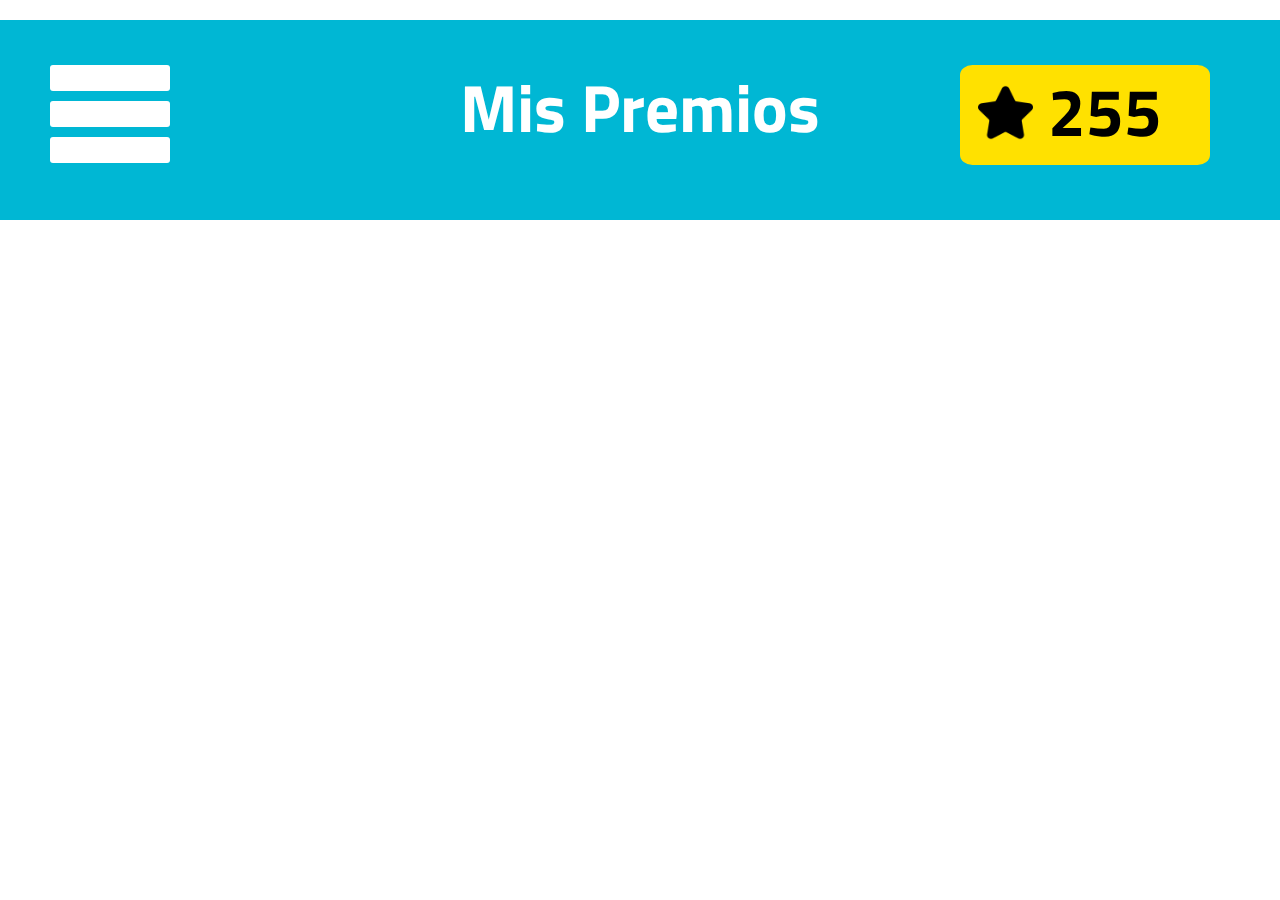
<file: Mis Premios/index.html>
<!DOCTYPE html>
<html lang="en">
<head>
    <meta charset="UTF-8">
    <meta name="viewport" content="width=device-width, initial-scale=1.0">
    <meta http-equiv="X-UA-Compatible" content="ie=edge">
    <link rel="stylesheet" href="main.css">
    <link rel="stylesheet" href="https://maxcdn.bootstrapcdn.com/bootstrap/3.3.7/css/bootstrap.min.css" integrity="sha384-BVYiiSIFeK1dGmJRAkycuHAHRg32OmUcww7on3RYdg4Va+PmSTsz/K68vbdEjh4u" crossorigin="anonymous">
    <link href="https://fonts.googleapis.com/css?family=Titillium+Web:200,200i,300,300i,400,400i,600,600i,700,700i,900" rel="stylesheet">
    <script type="text/javascript" src="../Mis Premios/bower.json"></script>
    <script type="text/javascript" src="../Mis Premios/main.js"></script>
    <script src="https://ajax.googleapis.com/ajax/libs/jquery/3.3.1/jquery.min.js"></script>
    <script src="https://maxcdn.bootstrapcdn.com/bootstrap/3.3.7/js/bootstrap.min.js"></script>
    <title>App Reciclaje</title>
</head>
<body>
    <div class="header" style="background-color: #00b7d4; height: 200px;">
    <h1 class="MisPremios">Mis Premios</h1>
    <div class="Puntos" style="height: 100px; width: 250px;">
        <img src="../Mis Premios/star.png" class="Star" style="height: 80px">
        <h1 class="NumPuntos">255</h1>
    </div>
    <nav role="navigation">
            <div id="menuToggle">
                    <input type="checkbox" />
                    <span></span>
                    <span></span>
                    <span></span>
                    <ul id="menu">
                            <a href="../Retos/index.html"><li>Retos</li></a>
                            <a href="../Mis Retos/index.html"><li> Mis Retos</li></a>
                            <a href="../Premios/index.html"><li>Premios</li></a>
                            <a href="../Mis Premios/index.html"><li>Mis Premios</li></a>
                            <a href="../Perfil/index.html"><li>Perfil</li></a>
                          </ul>
                        </div>
                      </nav>
    </div>

</body>
</html>
</file>
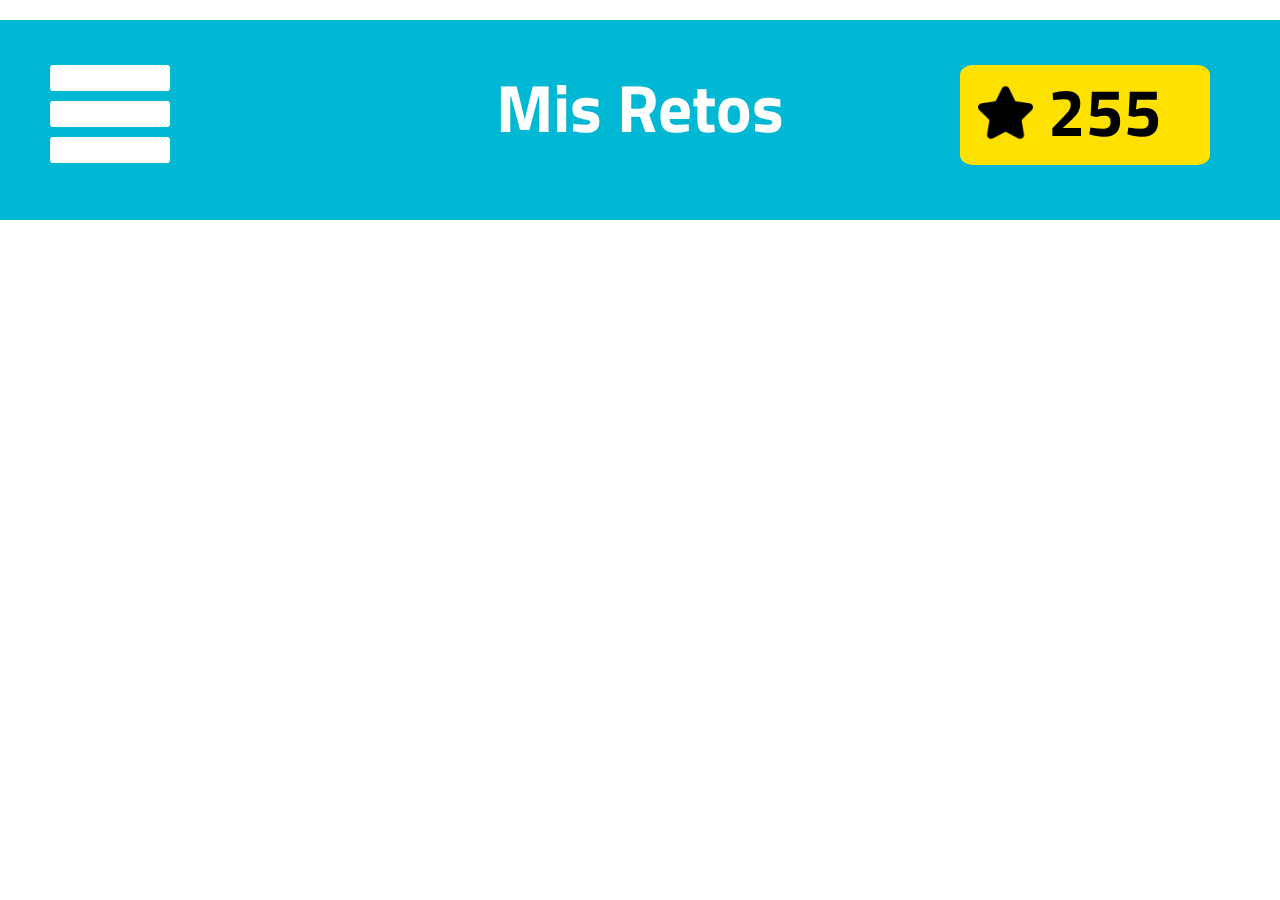
<file: Mis Retos/index.html>
<!DOCTYPE html>
<html lang="en">
<head>
    <meta charset="UTF-8">
    <meta name="viewport" content="width=device-width, initial-scale=1.0">
    <meta http-equiv="X-UA-Compatible" content="ie=edge">
    <link rel="stylesheet" href="main.css">
    <link rel="stylesheet" href="https://maxcdn.bootstrapcdn.com/bootstrap/3.3.7/css/bootstrap.min.css" integrity="sha384-BVYiiSIFeK1dGmJRAkycuHAHRg32OmUcww7on3RYdg4Va+PmSTsz/K68vbdEjh4u" crossorigin="anonymous">
    <link href="https://fonts.googleapis.com/css?family=Titillium+Web:200,200i,300,300i,400,400i,600,600i,700,700i,900" rel="stylesheet">
    <script type="text/javascript" src="../Mis Retos/bower.json"></script>
    <script type="text/javascript" src="../Mis Retos/main.js"></script>
    <script src="https://ajax.googleapis.com/ajax/libs/jquery/3.3.1/jquery.min.js"></script>
    <script src="https://maxcdn.bootstrapcdn.com/bootstrap/3.3.7/js/bootstrap.min.js"></script>
    <title>App Reciclaje</title>
</head>
<body>
    <div class="header" style="background-color: #00b7d4; height: 200px;">
    <h1 class="MisRetos">Mis Retos</h1>
    <div class="Puntos" style="height: 100px; width: 250px;">
        <img src="../Mis Retos/star.png" class="Star" style="height: 80px">
        <h1 class="NumPuntos">255</h1>
    </div>
    <nav role="navigation">
            <div id="menuToggle">
                    <input type="checkbox" />
                    <span></span>
                    <span></span>
                    <span></span>
                    <ul id="menu">
                            <a href="../Retos/index.html"><li>Retos</li></a>
                            <a href="../Mis Retos/index.html"><li> Mis Retos</li></a>
                            <a href="../Premios/index.html"><li>Premios</li></a>
                            <a href="../Mis Premios/index.html"><li>Mis Premios</li></a>
                            <a href="../Perfil/index.html"><li>Perfil</li></a>
                          </ul>
                        </div>
                      </nav>
    </div>

</body>
</html>
</file>
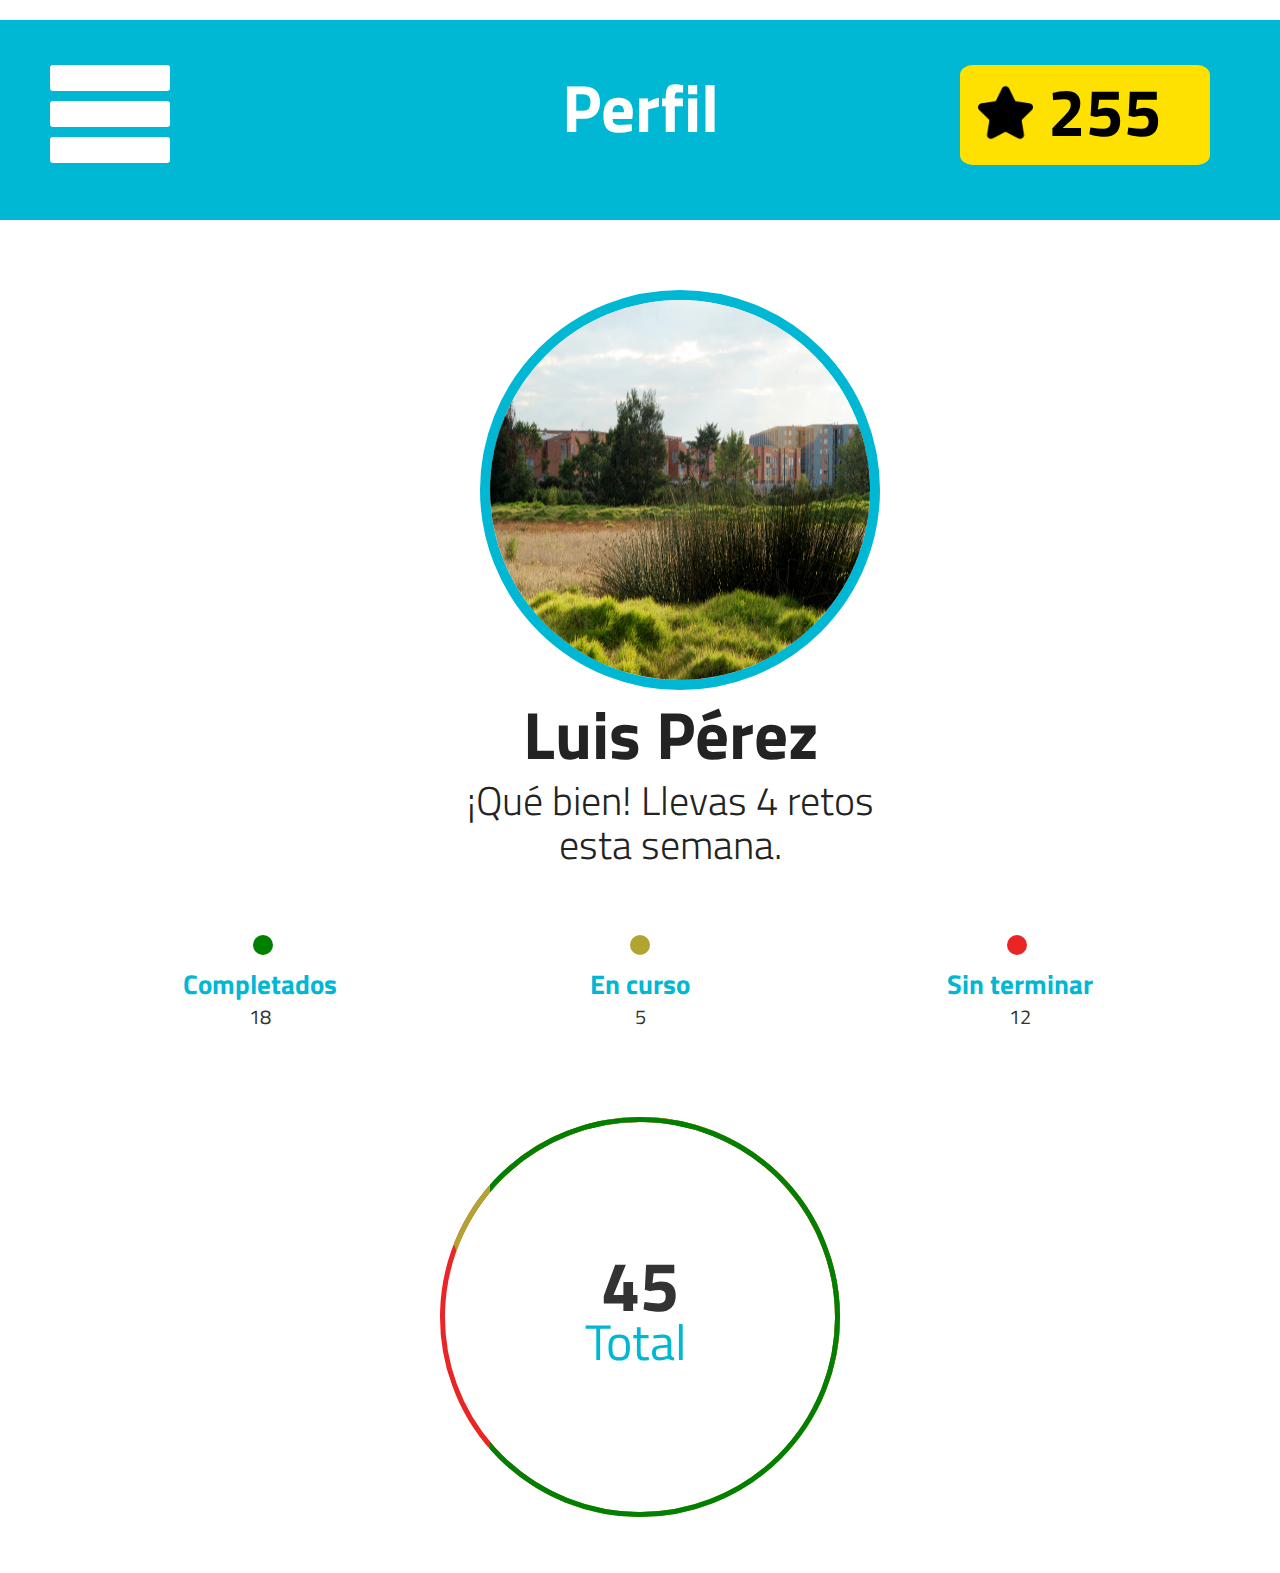
<file: Perfil/index.html>
<!DOCTYPE html>
<html lang="en">
<head>
    <meta charset="UTF-8">
    <meta name="viewport" content="width=device-width, initial-scale=1.0">
    <meta http-equiv="X-UA-Compatible" content="ie=edge">
    <link rel="stylesheet" href="main.css">
    <link rel="stylesheet" href="https://maxcdn.bootstrapcdn.com/bootstrap/3.3.7/css/bootstrap.min.css" integrity="sha384-BVYiiSIFeK1dGmJRAkycuHAHRg32OmUcww7on3RYdg4Va+PmSTsz/K68vbdEjh4u" crossorigin="anonymous">
    <link href="https://fonts.googleapis.com/css?family=Titillium+Web:200,200i,300,300i,400,400i,600,600i,700,700i,900" rel="stylesheet">
    <script type="text/javascript" src="../Perfil/bower.json"></script>
    <script type="text/javascript" src="../Perfil/main.js"></script>
    <script src="https://ajax.googleapis.com/ajax/libs/jquery/3.3.1/jquery.min.js"></script>
    <script src="https://maxcdn.bootstrapcdn.com/bootstrap/3.3.7/js/bootstrap.min.js"></script>
    <title>App Reciclaje</title>
</head>
<body>
    <div class="header" style="background-color: #00b7d4; height: 200px;">
    <h1 class="Perfil">Perfil</h1>
    <div class="Puntos" style="height: 100px; width: 250px;">
        <img src="../Perfil/star.png" class="Star" style="height: 80px">
        <h1 class="NumPuntos">255</h1>
    </div>
    <nav role="navigation">
            <div id="menuToggle">
                    <input type="checkbox" />
                    <span></span>
                    <span></span>
                    <span></span>
                    <ul id="menu">
                            <a href="../Retos/index.html"><li>Retos</li></a>
                            <a href="../Mis Retos/index.html"><li> Mis Retos</li></a>
                            <a href="../Premios/index.html"><li>Premios</li></a>
                            <a href="../Mis Premios/index.html"><li>Mis Premios</li></a>
                            <a href="../Perfil/index.html"><li>Perfil</li></a>
                          </ul>
                        </div>
                      </nav>
    </div>

    <div class="container">
        <div class="navbar">
          <i class="fa fa-bars" aria-hidden="true"></i>
          <i class="fa fa-pencil"></i>
        </div>
        <div class="header">
          <div class="profile-pic">
            <img src="../Perfil/Jaboque2G.jpg" alt="Profile">
          </div>
          <h3>Luis Pérez</h3>
          <h5>¡Qué bien! Llevas 4 retos <br> esta semana.</h5>
        </div>
        <div class="card-body">
          <div class="color-overlay">
            <div class="task-overview">
              <ul>
                <li>
                  <div class="bullet grean"></div>
                  <div class="task-desc">Completados</div>
                  <div class="task-no">18</div>
                </li>
                <li>
                  <div class="bullet orange"></div>
                  <div class="task-desc">En curso</div>
                  <div class="task-no">5</div>
                </li>
                <li>
                  <div class="bullet red"></div>
                  <div class="task-desc">Sin terminar</div>
                  <div class="task-no">12</div>
                </li>
              </ul>  
            </div>
      
            <div id="circle">
              <div class="segment"></div>
              <div class="segment"></div>
              <div class="segment"></div>
              <div class="task-num"><h4>45</h4></div>
              <div class="task-detail"><h5>Total</h5></div>
            </div>
          </div>
      
        </div>
      </div>
        
       
</div>
</body>
</html>
</file>
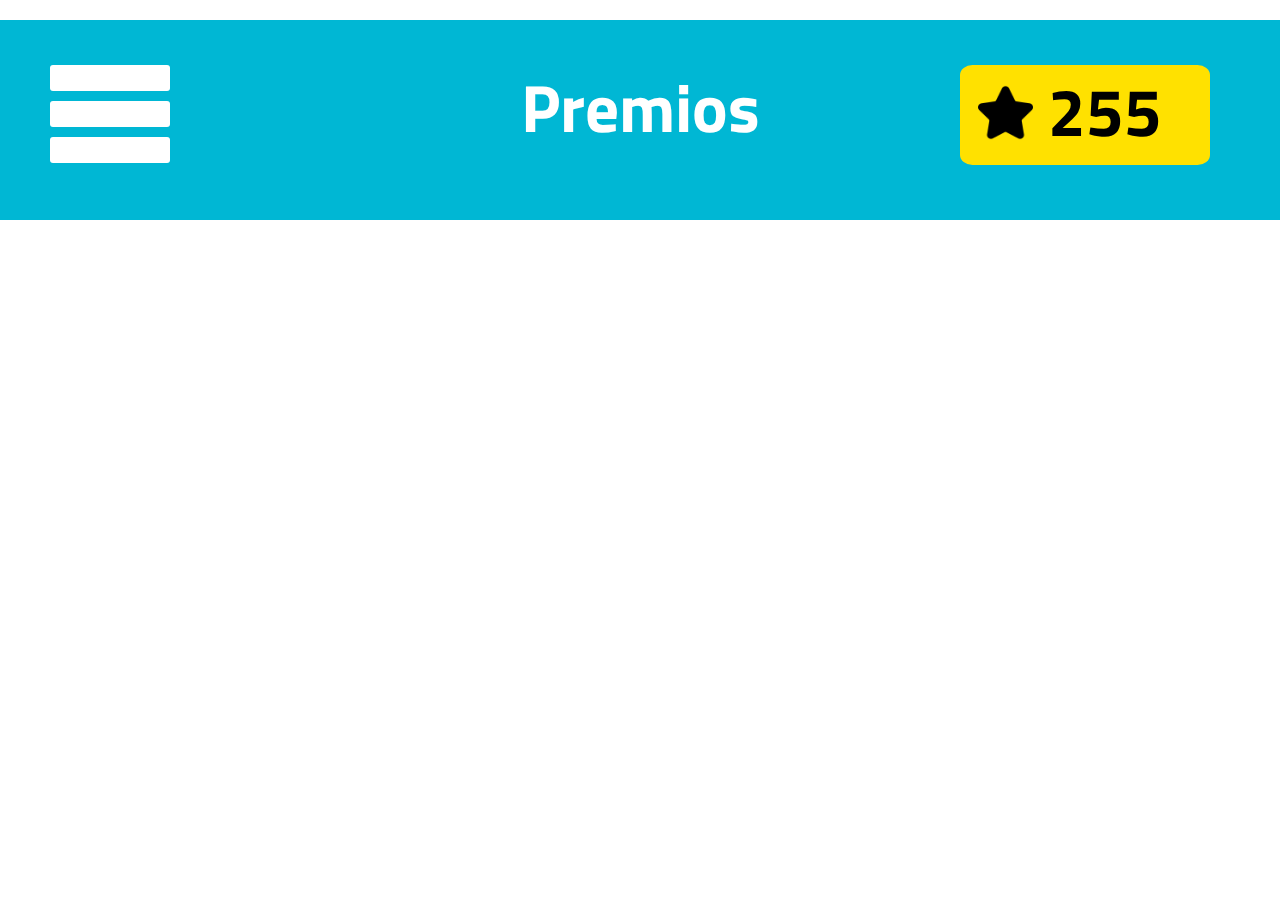
<file: Premios/index.html>
<!DOCTYPE html>
<html lang="en">
<head>
    <meta charset="UTF-8">
    <meta name="viewport" content="width=device-width, initial-scale=1.0">
    <meta http-equiv="X-UA-Compatible" content="ie=edge">
    <link rel="stylesheet" href="main.css">
    <link rel="stylesheet" href="https://maxcdn.bootstrapcdn.com/bootstrap/3.3.7/css/bootstrap.min.css" integrity="sha384-BVYiiSIFeK1dGmJRAkycuHAHRg32OmUcww7on3RYdg4Va+PmSTsz/K68vbdEjh4u" crossorigin="anonymous">
    <link href="https://fonts.googleapis.com/css?family=Titillium+Web:200,200i,300,300i,400,400i,600,600i,700,700i,900" rel="stylesheet">
    <script type="text/javascript" src="../Premios/bower.json"></script>
    <script type="text/javascript" src="../Premios/main.js"></script>
    <script src="https://ajax.googleapis.com/ajax/libs/jquery/3.3.1/jquery.min.js"></script>
    <script src="https://maxcdn.bootstrapcdn.com/bootstrap/3.3.7/js/bootstrap.min.js"></script>
    <title>App Reciclaje</title>
</head>
<body>
    <div class="header" style="background-color: #00b7d4; height: 200px;">
    <h1 class="Premios">Premios</h1>
    <div class="Puntos" style="height: 100px; width: 250px;">
        <img src="../Premios/star.png" class="Star" style="height: 80px">
        <h1 class="NumPuntos">255</h1>
    </div>
    <nav role="navigation">
            <div id="menuToggle">
                    <input type="checkbox" />
                    <span></span>
                    <span></span>
                    <span></span>
                    <ul id="menu">
                            <a href="../Retos/index.html"><li>Retos</li></a>
                            <a href="../Mis Retos/index.html"><li> Mis Retos</li></a>
                            <a href="../Premios/index.html"><li>Premios</li></a>
                            <a href="../Mis Premios/index.html"><li>Mis Premios</li></a>
                            <a href="../Perfil/index.html"><li>Perfil</li></a>
                          </ul>
                        </div>
                      </nav>
    </div>

</body>
</html>
</file>
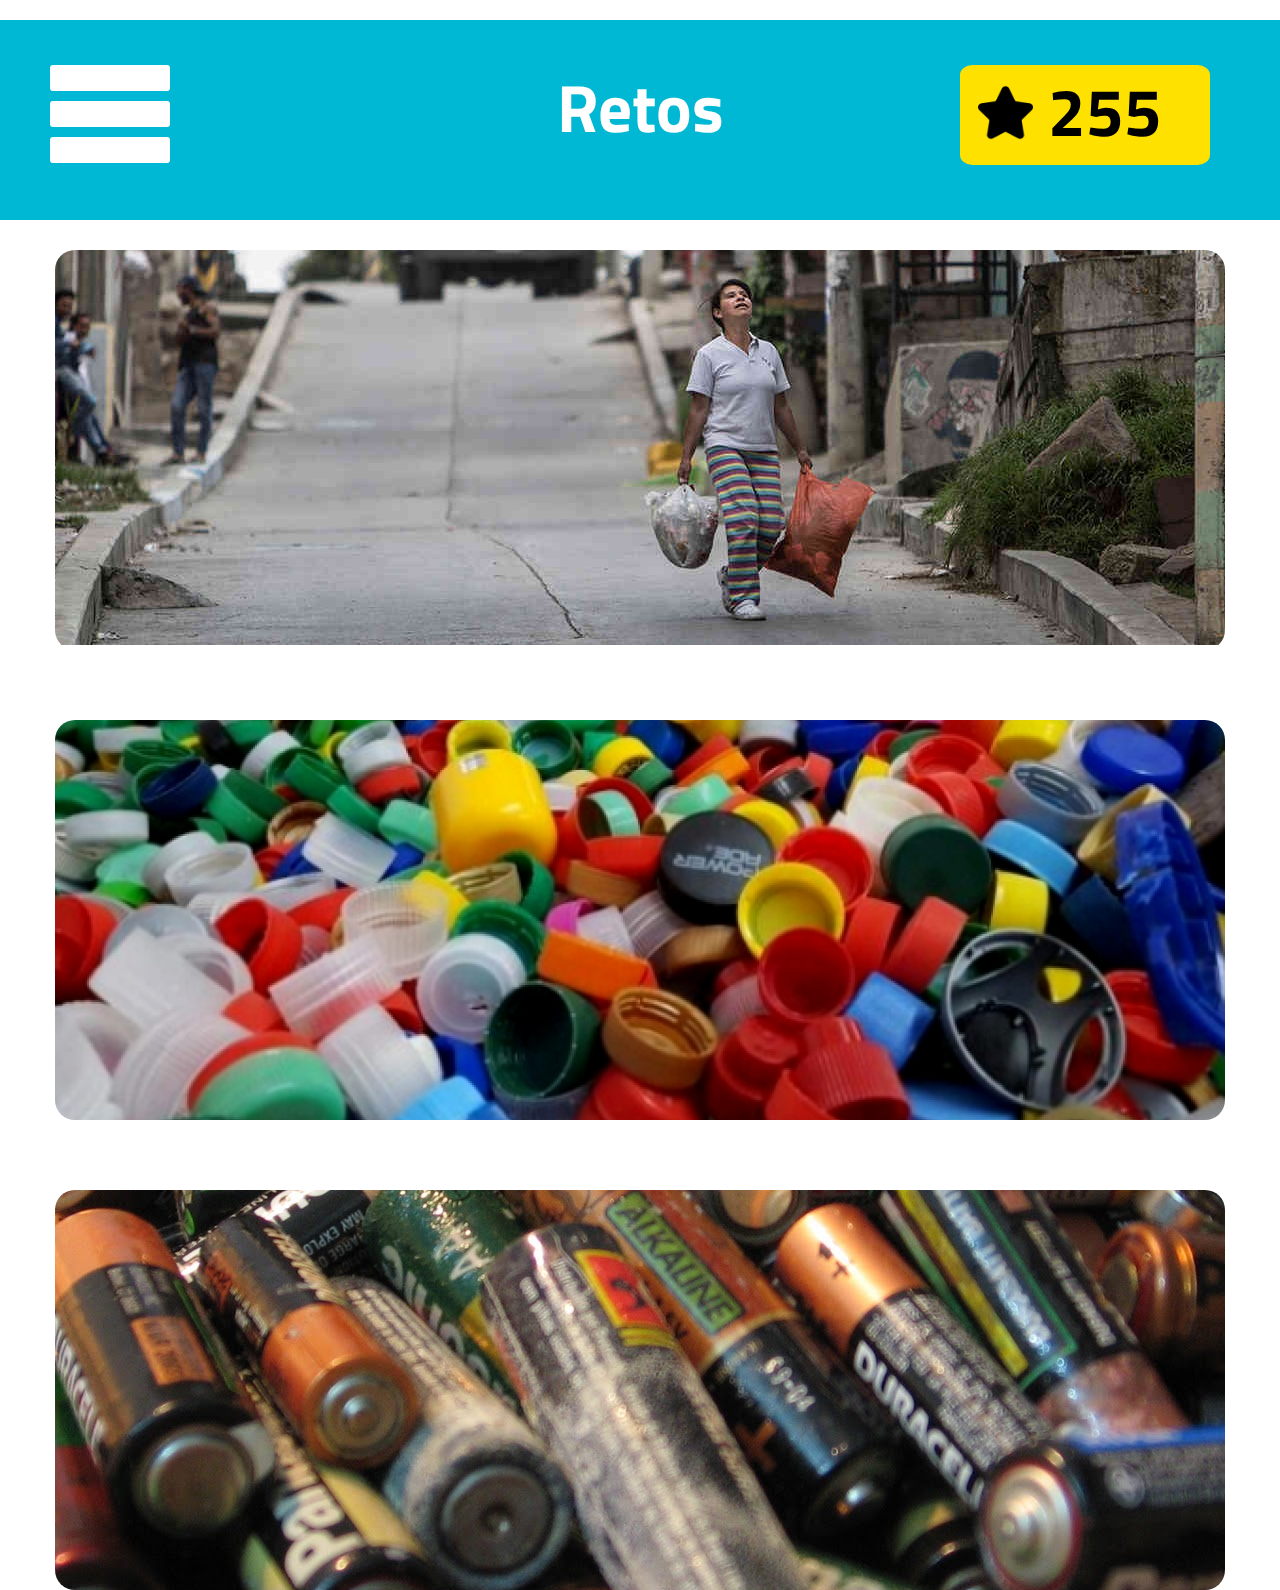
<file: Retos/index.html>
<!DOCTYPE html>
<html lang="en">
<head>
    <meta charset="UTF-8">
    <meta name="viewport" content="width=device-width, initial-scale=1.0">
    <meta http-equiv="X-UA-Compatible" content="ie=edge">
    <link rel="stylesheet" href="main.css">
    <link rel="stylesheet" href="https://maxcdn.bootstrapcdn.com/bootstrap/3.3.7/css/bootstrap.min.css" integrity="sha384-BVYiiSIFeK1dGmJRAkycuHAHRg32OmUcww7on3RYdg4Va+PmSTsz/K68vbdEjh4u" crossorigin="anonymous">
    <link href="https://fonts.googleapis.com/css?family=Titillium+Web:200,200i,300,300i,400,400i,600,600i,700,700i,900" rel="stylesheet">
    <script type="text/javascript" src="../Retos/bower.json"></script>
    <script type="text/javascript" src="../Retos/main.js"></script>
    <script src="https://ajax.googleapis.com/ajax/libs/jquery/3.3.1/jquery.min.js"></script>
    <script src="https://maxcdn.bootstrapcdn.com/bootstrap/3.3.7/js/bootstrap.min.js"></script>
    <title>App Reciclaje</title>
</head>
<body>
    <div class="header" style="background-color: #00b7d4; height: 200px;">
    <h1 class="Retos">Retos</h1>
    <div class="Puntos" style="height: 100px; width: 250px;">
        <img src="../Retos/star.png" class="Star" style="height: 80px">
        <h1 class="NumPuntos">255</h1>
    </div>
    <nav role="navigation">
            <div id="menuToggle">
                    <input type="checkbox" />
                    <span></span>
                    <span></span>
                    <span></span>
                    <ul id="menu">
                            <a href="../Retos/index.html"><li>Retos</li></a>
                            <a href="../Mis Retos/index.html"><li> Mis Retos</li></a>
                            <a href="../Premios/index.html"><li>Premios</li></a>
                            <a href="../Mis Premios/index.html"><li>Mis Premios</li></a>
                            <a href="../Perfil/index.html"><li>Perfil</li></a>
                          </ul>
                        </div>
                      </nav>
    </div>
    <div class="imagenes retos">
        <div class="container">
            <img class="crop" src="../Retos/556960_1.jpg">
        </div>
        <div class="container" id='img02'>
            <img class="crop" id='img2' src="../Retos/1d05de4b50ede21b7617d543f5f98a74_XL.jpg">
        </div>
        <div class="container" id='img03'>
                <img class="crop" id='img3' src="../Retos/pilas_electricas_usadas.jpg">
            </div>
        </div>
    </div>

</body>
</html>
</file>
<file: Mis Premios/main.css>
.MisPremios {
    font-family: 'Titillium Web', sans-serif;
    font-weight: bold;
    text-align: center;
    color: white;
    font-size: 50pt;
    position: relative;
    vertical-align: super;
    padding-top: 4%;
}

.Puntos {
    border-top-right-radius: 5% 10%;
    border-top-left-radius: 5% 10%;
    border-bottom-right-radius: 5% 10%;
    border-bottom-left-radius: 5% 10%;
    background-color: #ffe100;
    position: relative;
    vertical-align: super;
    left: 75%;
    bottom: 45%;
}

.Star {
    position: relative;
    left: 7%;
    padding-top: 10%;
    bottom: 5px;
}

.NumPuntos {
    font-family: 'Titillium Web', sans-serif;
    font-weight: Bold;
    color: black;
    font-size: 50pt;
    position: relative;
    left: 35%;
    bottom: 90%;
}

body
{
  margin: 0;
  padding: 0;
  background: #232323;
  color: #cdcdcd;
  font-family: 'Titillium Web', sans-serif;
  font-weight: bold;
}

a
{
  text-decoration: none;
  color: #191919;
  
  transition: color 0.3s ease;
}

a:hover
{
  color: tomato;
}

#menuToggle
{
  display: block;
  position: relative;
  bottom: 150px;
  left: 50px;
  
  z-index: 1;
  
  -webkit-user-select: none;
  user-select: none;
}

#menuToggle input
{
  display: block;
  width: 60px;
  height: 52px;
  position: absolute;
  top: -7px;
  left: -5px;
  
  cursor: pointer;
  
  opacity: 0; /* hide this */
  z-index: 2; /* and place it over the hamburger */
  
  -webkit-touch-callout: none;
}


#menuToggle span
{
  display: block;
  width: 120px;
  height: 26px;
  margin-bottom: 10px;
  position: relative;
  bottom: 40px;
  
  background: white;
  border-radius: 3px;
  
  z-index: 1;
  
  transform-origin: 4px 0px;
  
  transition: transform 0.5s cubic-bezier(0.77,0.2,0.05,1.0),
              background 0.5s cubic-bezier(0.77,0.2,0.05,1.0),
              opacity 0.55s ease;
}

#menuToggle span:first-child
{
  transform-origin: 0% 0%;
}

#menuToggle span:nth-last-child(2)
{
  transform-origin: 0% 100%;
}

/* 
 * Transform all the slices of hamburger
 * into a crossmark.
 */
#menuToggle input:checked ~ span
{
  opacity: 1;
  transform: rotate(45deg) translate(-2px, -1px);
  background: #191919;
}

/*
 * But let's hide the middle one.
 */
#menuToggle input:checked ~ span:nth-last-child(3)
{
  opacity: 0;
  transform: rotate(0deg) scale(0.2, 0.2);
}

/*
 * Ohyeah and the last one should go the other direction
 */
#menuToggle input:checked ~ span:nth-last-child(2)
{
  transform: rotate(-45deg) translate(0, -1px);
}

/*
 * Make this absolute positioned
 * at the top left of the screen
 */
#menu
{
  position: absolute;
  width: 320px;
  margin: -100px 0 0 -50px;
  padding: 50px;
  padding-top: 125px;
  
  background: #00b7d4;
  opacity: 0.9;
  list-style-type: none;
  -webkit-font-smoothing: antialiased;
  /* to stop flickering of text in safari */
  
  transform-origin: 0% 0%;
  transform: translate(-100%, 0);
  
  transition: transform 0.5s cubic-bezier(0.77,0.2,0.05,1.0);
}

#menu li
{
  padding: 10px 0;
  font-size: 22px;
  font-family: 'Titillium Web', sans-serif;
  color: white;
  font-size-adjust: inherit;
  font-size: 30pt;
  text-decoration: none;
}

/*
 * And let's slide it in from the left
 */
#menuToggle input:checked ~ ul
{
  transform: none;
}
</file>
<file: Mis Retos/main.css>
.MisRetos {
    font-family: 'Titillium Web', sans-serif;
    font-weight: bold;
    text-align: center;
    color: white;
    font-size: 50pt;
    position: relative;
    vertical-align: super;
    padding-top: 4%;
}

.Puntos {
    border-top-right-radius: 5% 10%;
    border-top-left-radius: 5% 10%;
    border-bottom-right-radius: 5% 10%;
    border-bottom-left-radius: 5% 10%;
    background-color: #ffe100;
    position: relative;
    vertical-align: super;
    left: 75%;
    bottom: 45%;
}

.Star {
    position: relative;
    left: 7%;
    padding-top: 10%;
    bottom: 5px;
}

.NumPuntos {
    font-family: 'Titillium Web', sans-serif;
    font-weight: Bold;
    color: black;
    font-size: 50pt;
    position: relative;
    left: 35%;
    bottom: 90%;
}

body
{
  margin: 0;
  padding: 0;
  background: #232323;
  color: #cdcdcd;
  font-family: 'Titillium Web', sans-serif;
  font-weight: bold;
}

a
{
  text-decoration: none;
  color: #191919;
  
  transition: color 0.3s ease;
}

a:hover
{
  color: tomato;
}

#menuToggle
{
  display: block;
  position: relative;
  bottom: 150px;
  left: 50px;
  
  z-index: 1;
  
  -webkit-user-select: none;
  user-select: none;
}

#menuToggle input
{
  display: block;
  width: 60px;
  height: 52px;
  position: absolute;
  top: -7px;
  left: -5px;
  
  cursor: pointer;
  
  opacity: 0; /* hide this */
  z-index: 2; /* and place it over the hamburger */
  
  -webkit-touch-callout: none;
}


#menuToggle span
{
  display: block;
  width: 120px;
  height: 26px;
  margin-bottom: 10px;
  position: relative;
  bottom: 40px;
  
  background: white;
  border-radius: 3px;
  
  z-index: 1;
  
  transform-origin: 4px 0px;
  
  transition: transform 0.5s cubic-bezier(0.77,0.2,0.05,1.0),
              background 0.5s cubic-bezier(0.77,0.2,0.05,1.0),
              opacity 0.55s ease;
}

#menuToggle span:first-child
{
  transform-origin: 0% 0%;
}

#menuToggle span:nth-last-child(2)
{
  transform-origin: 0% 100%;
}

/* 
 * Transform all the slices of hamburger
 * into a crossmark.
 */
#menuToggle input:checked ~ span
{
  opacity: 1;
  transform: rotate(45deg) translate(-2px, -1px);
  background: white;
}

/*
 * But let's hide the middle one.
 */
#menuToggle input:checked ~ span:nth-last-child(3)
{
  opacity: 0;
  transform: rotate(0deg) scale(0.2, 0.2);
}

/*
 * Ohyeah and the last one should go the other direction
 */
#menuToggle input:checked ~ span:nth-last-child(2)
{
  transform: rotate(-45deg) translate(0, -1px);
}

/*
 * Make this absolute positioned
 * at the top left of the screen
 */
#menu
{
  position: absolute;
  width: 320px;
  margin: -100px 0 0 -50px;
  padding: 50px;
  padding-top: 125px;
  
  background: #00b7d4;
  opacity: 0.9;
  list-style-type: none;
  -webkit-font-smoothing: antialiased;
  /* to stop flickering of text in safari */
  
  transform-origin: 0% 0%;
  transform: translate(-100%, 0);
  
  transition: transform 0.5s cubic-bezier(0.77,0.2,0.05,1.0);
}

#menu li
{
  padding: 10px 0;
  font-size: 22px;
  font-family: 'Titillium Web', sans-serif;
  color: white;
  font-size-adjust: inherit;
  font-size: 30pt;
  text-decoration: none;
}

/*
 * And let's slide it in from the left
 */
#menuToggle input:checked ~ ul
{
  transform: none;
}
</file>
<file: Perfil/main.css>
.Perfil {
    font-family: 'Titillium Web', sans-serif;
    font-weight: bold;
    text-align: center;
    color: white;
    font-size: 50pt;
    position: relative;
    vertical-align: super;
    padding-top: 4%;
}

.Puntos {
    border-top-right-radius: 5% 10%;
    border-top-left-radius: 5% 10%;
    border-bottom-right-radius: 5% 10%;
    border-bottom-left-radius: 5% 10%;
    background-color: #ffe100;
    position: relative;
    vertical-align: super;
    left: 75%;
    bottom: 45%;
}

.Star {
    position: relative;
    left: 7%;
    padding-top: 10%;
    bottom: 5px;
}

.NumPuntos {
    font-family: 'Titillium Web', sans-serif;
    font-weight: Bold;
    color: black;
    font-size: 50pt;
    position: relative;
    left: 35%;
    bottom: 90%;
}

body
{
  margin: 0;
  padding: 0;
  background: #232323;
  color: #cdcdcd;
  font-family: 'Titillium Web', sans-serif;
  font-weight: bold;
}

a
{
  text-decoration: none;
  color: #191919;
  
  transition: color 0.3s ease;
}

a:hover
{
  color: tomato;
}

#menuToggle
{
  display: block;
  position: relative;
  bottom: 150px;
  left: 50px;
  
  z-index: 1;
  
  -webkit-user-select: none;
  user-select: none;
}

#menuToggle input
{
  display: block;
  width: 60px;
  height: 52px;
  position: absolute;
  top: -7px;
  left: -5px;
  
  cursor: pointer;
  
  opacity: 0; /* hide this */
  z-index: 2; /* and place it over the hamburger */
  
  -webkit-touch-callout: none;
}


#menuToggle span
{
  display: block;
  width: 120px;
  height: 26px;
  margin-bottom: 10px;
  position: relative;
  bottom: 40px;
  
  background: white;
  border-radius: 3px;
  
  z-index: 1;
  
  transform-origin: 4px 0px;
  
  transition: transform 0.5s cubic-bezier(0.77,0.2,0.05,1.0),
              background 0.5s cubic-bezier(0.77,0.2,0.05,1.0),
              opacity 0.55s ease;
}

#menuToggle span:first-child
{
  transform-origin: 0% 0%;
}

#menuToggle span:nth-last-child(2)
{
  transform-origin: 0% 100%;
}

/* 
 * Transform all the slices of hamburger
 * into a crossmark.
 */
#menuToggle input:checked ~ span
{
  opacity: 1;
  transform: rotate(45deg) translate(-2px, -1px);
  background: white;
}

/*
 * But let's hide the middle one.
 */
#menuToggle input:checked ~ span:nth-last-child(3)
{
  opacity: 0;
  transform: rotate(0deg) scale(0.2, 0.2);
}

/*
 * Ohyeah and the last one should go the other direction
 */
#menuToggle input:checked ~ span:nth-last-child(2)
{
  transform: rotate(-45deg) translate(0, -1px);
}

/*
 * Make this absolute positioned
 * at the top left of the screen
 */
#menu
{
  position: absolute;
  width: 320px;
  margin: -100px 0 0 -50px;
  padding: 50px;
  padding-top: 125px;
  
  background: #00b7d4;
  opacity: 0.9;
  list-style-type: none;
  -webkit-font-smoothing: antialiased;
  /* to stop flickering of text in safari */
  
  transform-origin: 0% 0%;
  transform: translate(-100%, 0);
  
  transition: transform 0.5s cubic-bezier(0.77,0.2,0.05,1.0);
}

#menu li
{
  padding: 10px 0;
  font-size: 22px;
  font-family: 'Titillium Web', sans-serif;
  color: white;
  font-size-adjust: inherit;
  font-size: 30pt;
  text-decoration: none;
}

/*
 * And let's slide it in from the left
 */
#menuToggle input:checked ~ ul
{
  transform: none;
}

h3, h5 {
  margin: 0;
  padding: 0;
  position: relative;
  left: 30px;
}

ul, li  {
  margin: 0;
  padding: 0;
  align-items: center;
  align-content: center;
}

.header .profile-pic img {
  width: 400px;
  height: 400px;
  border-radius: 50%; 
  left: 200px;
  position: relative;
  left: 410px;
  border: #00b7d4 10px solid;
}

.header > h3 {
  text-align: center;
  color: #FFF;
  font-weight: bold;
  margin: 8px;
  font-family: 'Titillium Web', sans-serif;
  color: #232323;
  font-size: 50pt;
  }

  .header > h5 {
    text-align: center;
    color: #FFF;
    font-weight: 300;
    margin: 8px;
    font-family: 'Titillium Web', sans-serif;
    color: #232323;
    font-size: 30pt;
    }

    .task-overview {
      margin-bottom: 20px;
      }

      .task-overview ul{
        display: grid;
        grid-template-columns: 1fr 1fr 1fr;
        text-align: center;
        justify-items: center;
      }

      .task-overview ul li {
        list-style: none;
      }

      .task-overview .bullet {
        width: .8em;
        height: .8em;
        box-sizing: border-box;
        border-radius: 50%;
        z-index: 1;
        margin: 10px 30px;
      }

      .task-desc {
        font-family: 'Titillium Web', sans-serif;
        font-weight: 700;
        font-size: 20pt;
        color: #00b7d4;
        position: relative;
        top: 50px;
      }

      .task-no {
        font-family: 'Titillium Web', sans-serif;
        font-weight: 500;
        font-size: 15pt;
        position: relative;
        top: 50px;
      }

      .task-overview .bullet.grean {
        border: 10px solid green;
        position: relative;
        left: 40px;
        top: 50px;
      }
      .task-overview .bullet.orange {
        border: 10px solid rgb(177, 164, 49);
        position: relative;
        left: 10px;
        top: 50px;
      }
      .task-overview .bullet.red {
        border: 10px solid #e92525;
        position: relative;
        left: 30px;
        top: 50px
      }

      #circle, #circle .segment {
        border-color: #FFF;
        border-radius: 50%;
        border-style: solid;
        border-width: 5px;
        box-sizing: border-box;
        height: 400px;
        position: relative;
        width: 400px;
        margin: 10px auto;
        top: 50px;
      }

      #circle .segment {
        -webkit-clip-path: inset( 0px 0px 50px);
        /*content: ''; EDIT: not needed */
        left: -5px;
        position: absolute;
        top: 50px;
      }

      #circle .segment:nth-child(1) {border-color: #e92525; transform: rotate(-20deg);}
      #circle .segment:nth-child(2) {border-color: rgb(177, 164, 49); transform: rotate(70deg);}
      #circle .segment:nth-child(3) {border-color: green; transform: rotate(90deg);}
      .task-num h4 {
        font-size: 70px;
        margin: 40px 55px 0;
        font-family: 'Titillium Web', sans-serif;
        font-weight: 700;
        position: relative;
        text-align: center;
        top: 150px;
      }

      .task-detail h5 {
        font-size: 50px;
        font-family: 'Titillium Web', sans-serif;
        font-weight: 500;
        position: relative;
        left: 140px;
        top: 130px;
        color: #00b7d4
      }
</file>
<file: Premios/main.css>
.Premios {
    font-family: 'Titillium Web', sans-serif;
    font-weight: bold;
    text-align: center;
    color: white;
    font-size: 50pt;
    position: relative;
    vertical-align: super;
    padding-top: 4%;
}

.Puntos {
    border-top-right-radius: 5% 10%;
    border-top-left-radius: 5% 10%;
    border-bottom-right-radius: 5% 10%;
    border-bottom-left-radius: 5% 10%;
    background-color: #ffe100;
    position: relative;
    vertical-align: super;
    left: 75%;
    bottom: 45%;
}

.Star {
    position: relative;
    left: 7%;
    padding-top: 10%;
    bottom: 5px;
}

.NumPuntos {
    font-family: 'Titillium Web', sans-serif;
    font-weight: Bold;
    color: black;
    font-size: 50pt;
    position: relative;
    left: 35%;
    bottom: 90%;
}

body
{
  margin: 0;
  padding: 0;
  background: #232323;
  color: #cdcdcd;
  font-family: 'Titillium Web', sans-serif;
  font-weight: bold;
}

a
{
  text-decoration: none;
  color: #191919;
  
  transition: color 0.3s ease;
}

a:hover
{
  color: tomato;
}

#menuToggle
{
  display: block;
  position: relative;
  bottom: 150px;
  left: 50px;
  
  z-index: 1;
  
  -webkit-user-select: none;
  user-select: none;
}

#menuToggle input
{
  display: block;
  width: 60px;
  height: 52px;
  position: absolute;
  top: -7px;
  left: -5px;
  
  cursor: pointer;
  
  opacity: 0; /* hide this */
  z-index: 2; /* and place it over the hamburger */
  
  -webkit-touch-callout: none;
}


#menuToggle span
{
  display: block;
  width: 120px;
  height: 26px;
  margin-bottom: 10px;
  position: relative;
  bottom: 40px;
  
  background: white;
  border-radius: 3px;
  
  z-index: 1;
  
  transform-origin: 4px 0px;
  
  transition: transform 0.5s cubic-bezier(0.77,0.2,0.05,1.0),
              background 0.5s cubic-bezier(0.77,0.2,0.05,1.0),
              opacity 0.55s ease;
}

#menuToggle span:first-child
{
  transform-origin: 0% 0%;
}

#menuToggle span:nth-last-child(2)
{
  transform-origin: 0% 100%;
}

/* 
 * Transform all the slices of hamburger
 * into a crossmark.
 */
#menuToggle input:checked ~ span
{
  opacity: 1;
  transform: rotate(45deg) translate(-2px, -1px);
  background: white;
}

/*
 * But let's hide the middle one.
 */
#menuToggle input:checked ~ span:nth-last-child(3)
{
  opacity: 0;
  transform: rotate(0deg) scale(0.2, 0.2);
}

/*
 * Ohyeah and the last one should go the other direction
 */
#menuToggle input:checked ~ span:nth-last-child(2)
{
  transform: rotate(-45deg) translate(0, -1px);
}

/*
 * Make this absolute positioned
 * at the top left of the screen
 */
#menu
{
  position: absolute;
  width: 320px;
  margin: -100px 0 0 -50px;
  padding: 50px;
  padding-top: 125px;
  
  background: #00b7d4;
  opacity: 0.9;
  list-style-type: none;
  -webkit-font-smoothing: antialiased;
  /* to stop flickering of text in safari */
  
  transform-origin: 0% 0%;
  transform: translate(-100%, 0);
  
  transition: transform 0.5s cubic-bezier(0.77,0.2,0.05,1.0);
}

#menu li
{
  padding: 10px 0;
  font-size: 22px;
  font-family: 'Titillium Web', sans-serif;
  color: white;
  font-size-adjust: inherit;
  font-size: 30pt;
  text-decoration: none;
}

/*
 * And let's slide it in from the left
 */
#menuToggle input:checked ~ ul
{
  transform: none;
}
</file>
<file: Retos/main.css>
.Retos {
    font-family: 'Titillium Web', sans-serif;
    font-weight: bold;
    text-align: center;
    color: white;
    font-size: 50pt;
    position: relative;
    vertical-align: super;
    padding-top: 4%;
}

.Puntos {
    border-top-right-radius: 5% 10%;
    border-top-left-radius: 5% 10%;
    border-bottom-right-radius: 5% 10%;
    border-bottom-left-radius: 5% 10%;
    background-color: #ffe100;
    position: relative;
    vertical-align: super;
    left: 75%;
    bottom: 45%;
}

.Star {
    position: relative;
    left: 7%;
    padding-top: 10%;
    bottom: 5px;
}

.NumPuntos {
    font-family: 'Titillium Web', sans-serif;
    font-weight: Bold;
    color: black;
    font-size: 50pt;
    position: relative;
    left: 35%;
    bottom: 90%;
}

body
{
  margin: 0;
  padding: 0;
  background: #232323;
  color: #cdcdcd;
  font-family: 'Titillium Web', sans-serif;
  font-weight: bold;
}

a
{
  text-decoration: none;
  color: #191919;
  
  transition: color 0.3s ease;
}

a:hover
{
  color: tomato;
}

#menuToggle
{
  display: block;
  position: relative;
  bottom: 150px;
  left: 50px;
  
  z-index: 1;
  
  -webkit-user-select: none;
  user-select: none;
}

#menuToggle input
{
  display: block;
  width: 60px;
  height: 52px;
  position: absolute;
  top: -7px;
  left: -5px;
  
  cursor: pointer;
  
  opacity: 0; /* hide this */
  z-index: 2; /* and place it over the hamburger */
  
  -webkit-touch-callout: none;
}


#menuToggle span
{
  display: block;
  width: 120px;
  height: 26px;
  margin-bottom: 10px;
  position: relative;
  bottom: 40px;
  
  background: white;
  border-radius: 3px;
  
  z-index: 1;
  
  transform-origin: 4px 0px;
  
  transition: transform 0.5s cubic-bezier(0.77,0.2,0.05,1.0),
              background 0.5s cubic-bezier(0.77,0.2,0.05,1.0),
              opacity 0.55s ease;
}

#menuToggle span:first-child
{
  transform-origin: 0% 0%;
}

#menuToggle span:nth-last-child(2)
{
  transform-origin: 0% 100%;
}

/* 
 * Transform all the slices of hamburger
 * into a crossmark.
 */
#menuToggle input:checked ~ span
{
  opacity: 1;
  transform: rotate(45deg) translate(-2px, -1px);
  background: white;
}

/*
 * But let's hide the middle one.
 */
#menuToggle input:checked ~ span:nth-last-child(3)
{
  opacity: 0;
  transform: rotate(0deg) scale(0.2, 0.2);
}

/*
 * Ohyeah and the last one should go the other direction
 */
#menuToggle input:checked ~ span:nth-last-child(2)
{
  transform: rotate(-45deg) translate(0, -1px);
}

/*
 * Make this absolute positioned
 * at the top left of the screen
 */
#menu
{
  position: absolute;
  width: 320px;
  margin: -100px 0 0 -50px;
  padding: 50px;
  padding-top: 125px;
  
  background: #00b7d4;
  opacity: 0.9;
  list-style-type: none;
  -webkit-font-smoothing: antialiased;
  /* to stop flickering of text in safari */
  
  transform-origin: 0% 0%;
  transform: translate(-100%, 0);
  
  transition: transform 0.5s cubic-bezier(0.77,0.2,0.05,1.0);
}

#menu li
{
  padding: 10px 0;
  font-size: 22px;
  font-family: 'Titillium Web', sans-serif;
  color: white;
  font-size-adjust: inherit;
  font-size: 30pt;
  text-decoration: none;
}

/*
 * And let's slide it in from the left
 */
#menuToggle input:checked ~ ul
{
  transform: none;
}

.container {
    width: 200px;
    height: 400px;
    overflow: hidden;
    position: relative;
    top: 30px;
    border-radius: 20px 20px 20px 20px;
}

.container > .crop {
  position:absolute;
  left: -100%;
  right: -100%;
  top: -160%;
  bottom: -100%;
  margin: auto;
  min-height: 100%;
  min-width: 100%;
}

#img02 {
    width: 1170px;
    height: 400px;
    overflow: hidden;
    position: relative;
    top: 100px;
    border-radius: 20px 20px 20px 20px;
}
#img02 > #img2 {
  position: absolute;
  left: -100%;
  right: -100%;
  top: -100%;
  bottom: -100px;
  margin: auto;
  min-height: 100%;
  min-width: 100%;
}

#img03 {
  width: 1170px;
  height: 400px;
  overflow: hidden;
  position: relative;
  top: 170px;
  border-radius: 20px 20px 20px 20px;
  }

  #img03 > #img3 {
    position: absolute;
    left: -100%;
    right: -100%;
    top: -100%;
    bottom: -100px;
    margin: auto;
    min-height: 100%;
    min-width: 100%;
  }
</file>
